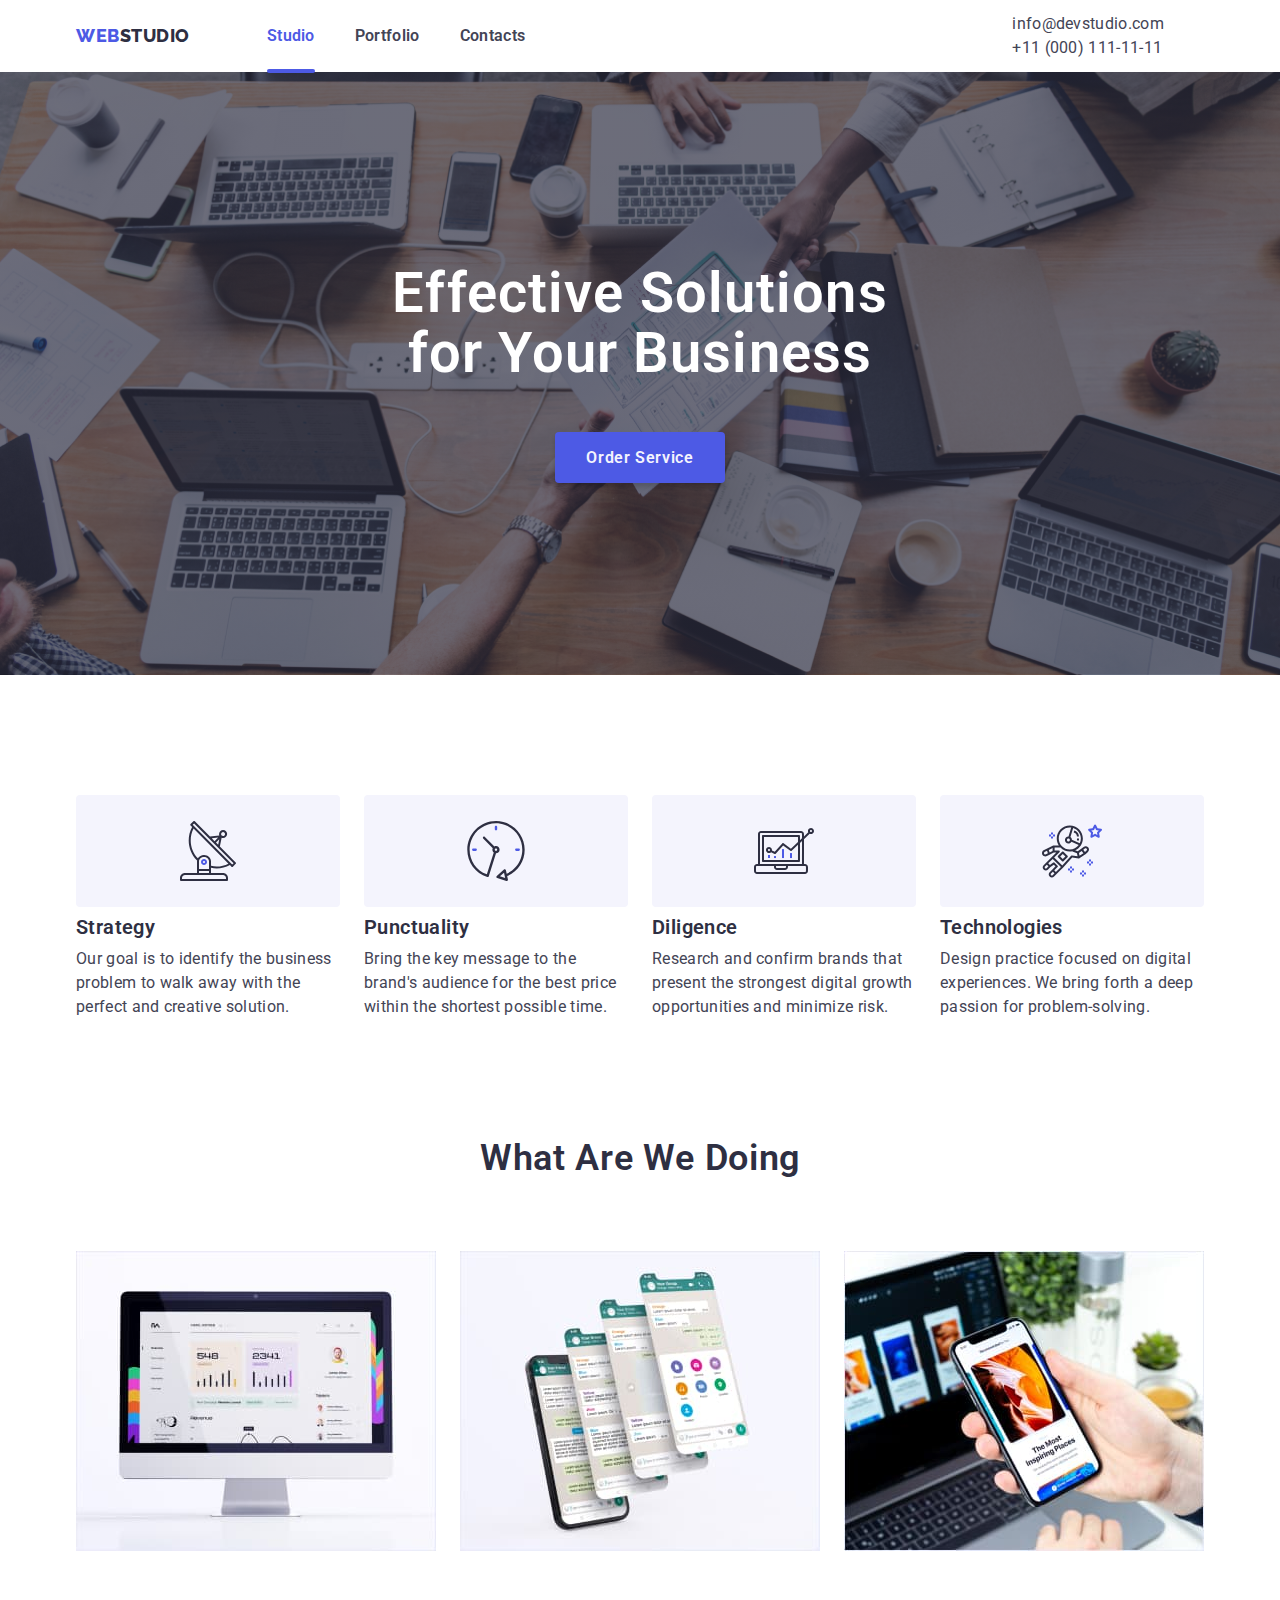
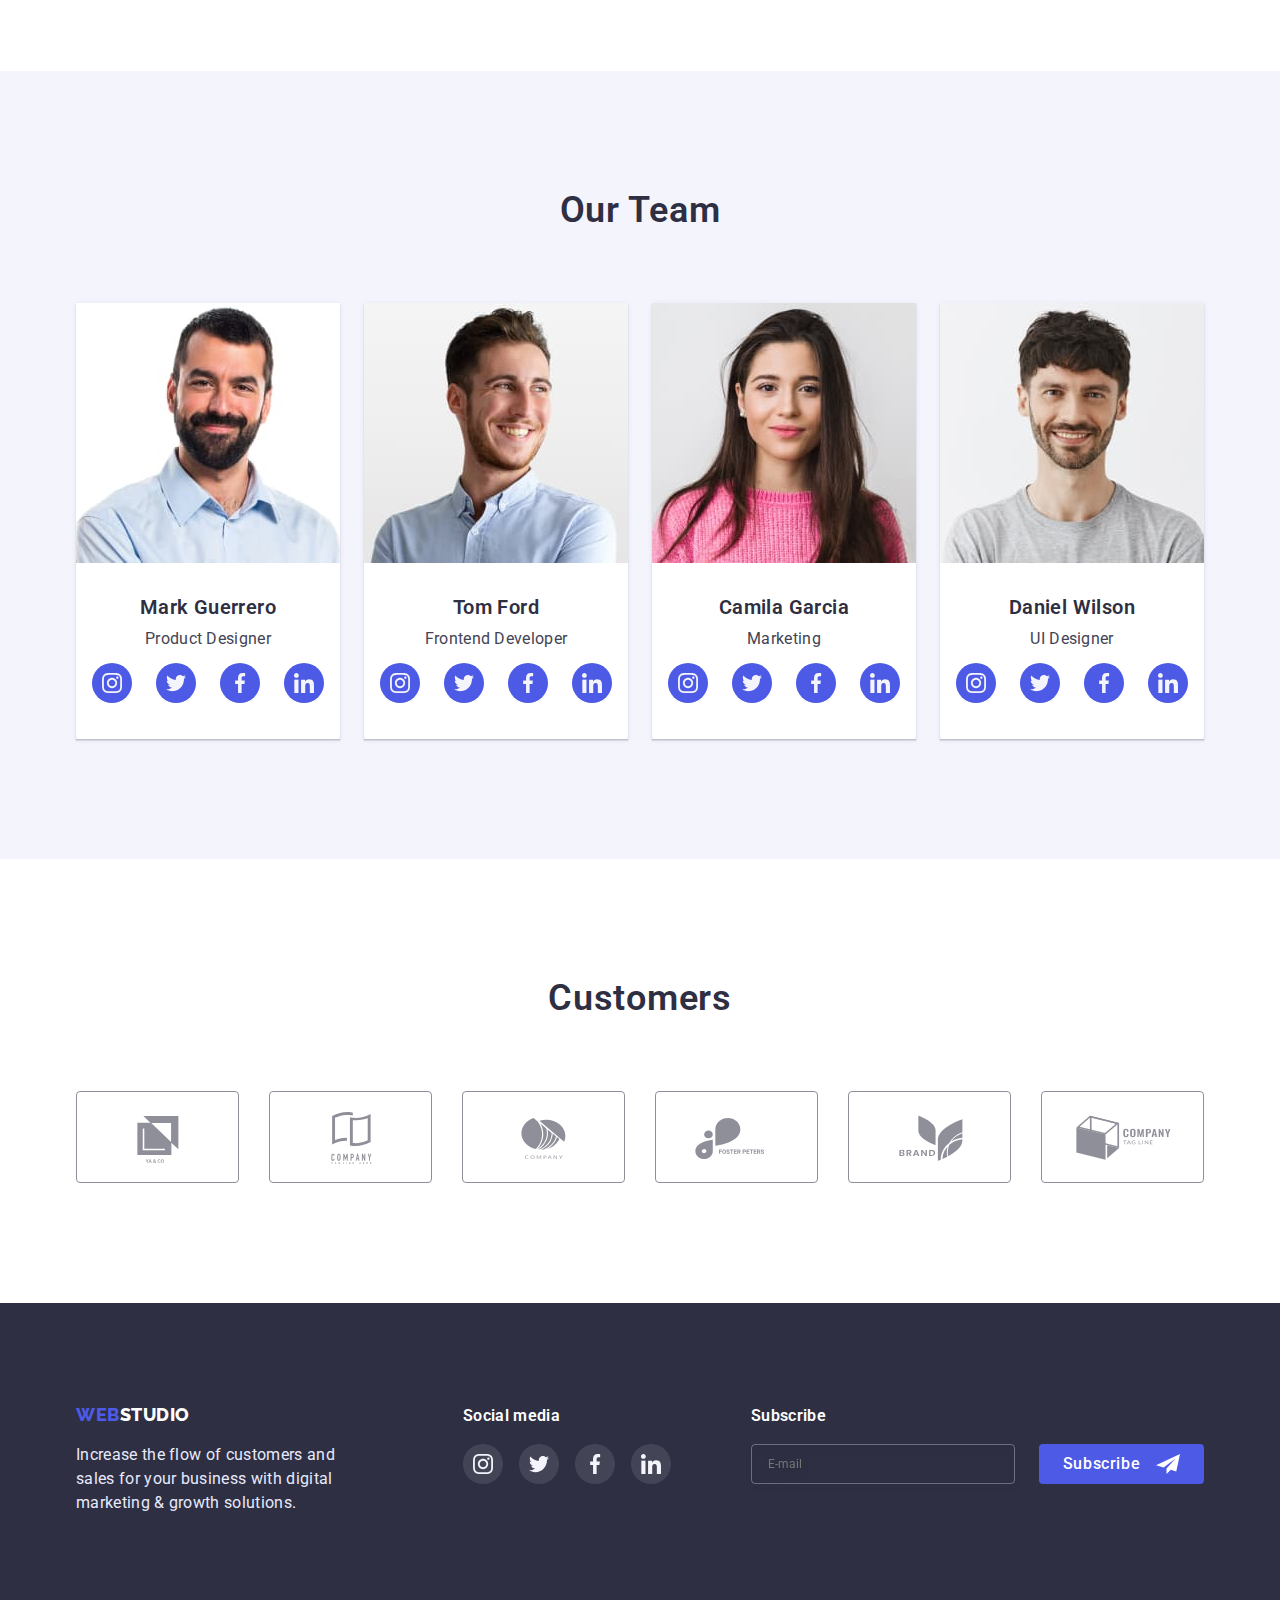
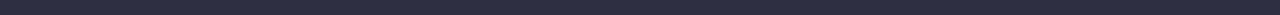
<file: index.html>
<!DOCTYPE html>
<html lang="en">

<head>
    <meta charset="UTF-8">
    <meta http-equiv="X-UA-Compatible" content="IE=edge">
    <meta name="viewport" content="width=device-width, initial-scale=1.0">
    <title>WEBSTUDIO</title>
    <link rel="preconnect" href="https://fonts.googleapis.com" >
    <link rel="preconnect" href="https://fonts.gstatic.com" crossorigin >
    <link
        href="https://fonts.googleapis.com/css2?family=Raleway:wght@700&family=Roboto:wght@400;500;700;900&display=swap"
        rel="stylesheet" >
    <link rel="stylesheet" href="./css/style.css" >
    <link rel="stylesheet" href="./css/normalize.css" >
</head>

<body>
    <header class="header">
        <div class="container header-container">
            <nav class="header-navigation">
                <a class="logo" href="./index.html"><span class="logo-part">Web</span>Studio</a>
                <div class="header-menu-container js-menu-container">
                  <button class="close-menu js-close-menu" type="button">
                    <svg width="8" height="8">
                      <use href="./images/icons.svg#icon-close"></use>
                    </svg>
                  </button>
                  <ul class="list header-menu">
                    <li class="header-menu-item"><a class="nav-link active" href="./index.html">Studio</a></li>
                    <li class="header-menu-item"><a class="nav-link" href="./portfolio.html">Portfolio</a></li>
                    <li class="header-menu-item"><a class="nav-link" href="#">Contacts</a></li>
                  </ul>
                  <div class="header-menu-container--bottom">
                    <a class="header-mobile-tel" href="tel:+11(000)111-11-11">
                      +11 (000) 111-11-11
                    </a>
                    <a href="mailto:info@devstudio.com" class="header-mobile-mail">
                      info@devstudio.com
                    </a>
                    <ul class="socials">
                      <li class="socials-item">
                        <a href="#" class="socials-link">
                          <svg width="20" height="20" class="socials-icon">
                            <use href="./images/icons.svg#icon-instagram"></use>
                          </svg>
                        </a>
                      </li>
                      <li class="socials-item">
                        <a href="#" class="socials-link">
                          <svg width="20" height="20" class="socials-icon">
                            <use href="./images/icons.svg#icon-twitter"></use>
                          </svg>
                        </a>
                      </li>
                      <li class="socials-item">
                        <a href="#" class="socials-link">
                          <svg width="20" height="20" class="socials-icon">
                            <use href="./images/icons.svg#icon-facebook"></use>
                          </svg>
                        </a>
                      </li>
                      <li class="socials-item">
                        <a href="#" class="socials-link">
                          <svg width="20" height="20" class="socials-icon">
                            <use href="./images/icons.svg#icon-linkedin"></use>
                          </svg>
                        </a>
                      </li>
                    </ul>
                  </div>
                </div>
            </nav>
            <ul class="list header-contact">
                <li class="header-contact-item"><a class="contact-link" href="mailo:info@devstudio.com">info@devstudio.com</a></li>
                <li class="header-contact-item"><a class="contact-link" href="tel:+11(000)1111111">+11 (000) 111-11-11</a></li>
            </ul>
            <button class="burger js-open-menu" type="button">
              <svg width="32" height="22">
                <use class="" href="./images/icons.svg#icon-burger"></use>
              </svg>
            </button>
        </div>
    </header>
    <main>
        <section class="hero">
            <div class="container">
                <h1 class="hero-title">Effective Solutions for Your Business</h1>
                <button class="hero-button" type="button" data-modal-open>Order Service</button>
            </div>
        </section>
        <section class="section about">
            <div class="container">
                <h2 class="about-title hidden">Information about our company</h2>
                <ul class="about-list list">
                    <li class="about-item">
                        <div class="about-icon-wrapper">
                            <svg width="60" height="60">
                                <use href="./images/icons.svg#icon-advantage1"></use>
                            </svg>
                        </div>
                        <h3 class="about-item-title">Strategy</h3>
                        <p class="about-item-text">Our goal is to identify the business problem to walk away with the perfect and creative solution.
                        </p>
                    </li>
                    <li class="about-item">
                        <div class="about-icon-wrapper">
                            <svg width="60" height="60">
                                <use href="./images/icons.svg#icon-advantage2"></use>
                            </svg>
                        </div>
                        <h3 class="about-item-title">Punctuality</h3>
                        <p class="about-item-text">Bring the key message to the brand's audience for the best price within the shortest possible
                            time.</p>
                    </li>
                    <li class="about-item">
                        <div class="about-icon-wrapper">
                            <svg width="60" height="60">
                                <use href="./images/icons.svg#icon-advantage3"></use>
                            </svg>
                        </div>
                        <h3 class="about-item-title">Diligence</h3>
                        <p class="about-item-text">Research and confirm brands that present the strongest digital growth opportunities and minimize
                            risk.</p>
                    </li>
                    <li class="about-item">
                        <div class="about-icon-wrapper">
                            <svg width="60" height="60">
                                <use href="./images/icons.svg#icon-advantage4"></use>
                            </svg>
                        </div>
                        <h3 class="about-item-title">Technologies</h3>
                        <p class="about-item-text">Design practice focused on digital experiences. We bring forth a deep passion for
                            problem-solving.</p>
                    </li>
                </ul>
            </div>
        </section>
        <section class="section doing">
            <div class="container">
                <h2 class="section-title">What are we doing</h2>
                <ul class="doing-list list">
                    <li class="doing-list-item"><img class="doing-image" width="360" src="./images/doing1.jpg" alt="computer"></li>
                    <li class="doing-list-item"><img class="doing-image" width="360" src="./images/doing2.jpg" alt="smartphone"></li>
                    <li class="doing-list-item"><img class="doing-image" width="360" src="./images/doing3.jpg" alt="smartphone in hand"></li>
                </ul>
            </div>
        </section>
        <section class="section team">
            <div class="container">
                <h2 class="section-title">Our Team</h2>
                <ul class="list team-list">
                    <li class="team-item">
                        <img class="team-item-image" width="264" src="./images/team1.jpg" alt="Mark Guerrero">
                        <div class="team-item-info">
                            <h3 class="team-item-title">Mark Guerrero</h3>
                            <p class="team-item-text">Product Designer</p>
                            <ul class="socials">
                                <li class="socials-item">
                                  <a href="#" class="socials-link">
                                    <svg width="20" height="20" class="socials-icon">
                                      <use href="./images/icons.svg#icon-instagram"></use>
                                    </svg>
                                  </a>
                                </li>
                                <li class="socials-item">
                                  <a href="#" class="socials-link">
                                    <svg width="20" height="20" class="socials-icon">
                                      <use href="./images/icons.svg#icon-twitter"></use>
                                    </svg>
                                  </a>
                                </li>
                                <li class="socials-item">
                                  <a href="#" class="socials-link">
                                    <svg width="20" height="20" class="socials-icon">
                                      <use href="./images/icons.svg#icon-facebook"></use>
                                    </svg>
                                  </a>
                                </li>
                                <li class="socials-item">
                                  <a href="#" class="socials-link">
                                    <svg width="20" height="20" class="socials-icon">
                                      <use href="./images/icons.svg#icon-linkedin"></use>
                                    </svg>
                                  </a>
                                </li>
                              </ul>
                        </div>
                    </li>
                    <li class="team-item">
                        <img class="team-item-image" width="264" src="./images/team2.jpg" alt="Tom Ford">
                        <div class="team-item-info">
                            <h3 class="team-item-title">Tom Ford</h3>
                            <p class="team-item-text">Frontend Developer</p>
                            <ul class="socials">
                                <li class="socials-item">
                                  <a href="#" class="socials-link">
                                    <svg width="20" height="20" class="socials-icon">
                                      <use href="./images/icons.svg#icon-instagram"></use>
                                    </svg>
                                  </a>
                                </li>
                                <li class="socials-item">
                                  <a href="#" class="socials-link">
                                    <svg width="20" height="20" class="socials-icon">
                                      <use href="./images/icons.svg#icon-twitter"></use>
                                    </svg>
                                  </a>
                                </li>
                                <li class="socials-item">
                                  <a href="#" class="socials-link">
                                    <svg width="20" height="20" class="socials-icon">
                                      <use href="./images/icons.svg#icon-facebook"></use>
                                    </svg>
                                  </a>
                                </li>
                                <li class="socials-item">
                                  <a href="#" class="socials-link">
                                    <svg width="20" height="20" class="socials-icon">
                                      <use href="./images/icons.svg#icon-linkedin"></use>
                                    </svg>
                                  </a>
                                </li>
                              </ul>
                        </div>
                    </li>
                    <li class="team-item">
                        <img class="team-item-image" width="264" src="./images/team3.jpg" alt="Camila Garcia">
                        <div class="team-item-info">
                            <h3 class="team-item-title">Camila Garcia</h3>
                            <p class="team-item-text">Marketing</p>
                            <ul class="socials">
                                <li class="socials-item">
                                  <a href="#" class="socials-link">
                                    <svg width="20" height="20" class="socials-icon">
                                      <use href="./images/icons.svg#icon-instagram"></use>
                                    </svg>
                                  </a>
                                </li>
                                <li class="socials-item">
                                  <a href="#" class="socials-link">
                                    <svg width="20" height="20" class="socials-icon">
                                      <use href="./images/icons.svg#icon-twitter"></use>
                                    </svg>
                                  </a>
                                </li>
                                <li class="socials-item">
                                  <a href="#" class="socials-link">
                                    <svg width="20" height="20" class="socials-icon">
                                      <use href="./images/icons.svg#icon-facebook"></use>
                                    </svg>
                                  </a>
                                </li>
                                <li class="socials-item">
                                  <a href="#" class="socials-link">
                                    <svg width="20" height="20" class="socials-icon">
                                      <use href="./images/icons.svg#icon-linkedin"></use>
                                    </svg>
                                  </a>
                                </li>
                              </ul>
                        </div>
                    </li>
                    <li class="team-item">
                        <img class="team-item-image" width="264" src="./images/team4.jpg" alt="Daniel Wilson">
                        <div class="team-item-info">
                            <h3 class="team-item-title">Daniel Wilson</h3>
                            <p class="team-item-text">UI Designer</p>
                            <ul class="socials">
                                <li class="socials-item">
                                  <a href="#" class="socials-link">
                                    <svg width="20" height="20" class="socials-icon">
                                      <use href="./images/icons.svg#icon-instagram"></use>
                                    </svg>
                                  </a>
                                </li>
                                <li class="socials-item">
                                  <a href="#" class="socials-link">
                                    <svg width="20" height="20" class="socials-icon">
                                      <use href="./images/icons.svg#icon-twitter"></use>
                                    </svg>
                                  </a>
                                </li>
                                <li class="socials-item">
                                  <a href="#" class="socials-link">
                                    <svg width="20" height="20" class="socials-icon">
                                      <use href="./images/icons.svg#icon-facebook"></use>
                                    </svg>
                                  </a>
                                </li>
                                <li class="socials-item">
                                  <a href="#" class="socials-link">
                                    <svg width="20" height="20" class="socials-icon">
                                      <use href="./images/icons.svg#icon-linkedin"></use>
                                    </svg>
                                  </a>
                                </li>
                            </ul>
                        </div>
                    </li>
                </ul>
            </div>
        </section>
        <section class="section clients">
            <div class="container">
              <h2 class="section-title">Customers</h2>
              <ul class="clients-list">
                <li class="client">
                  <a href="#" class="client-link">
                    <svg width="104" height="56" class="socials-icon">
                      <use href="./images/icons.svg#icon-customers1"></use>
                    </svg>
                  </a>
                </li>
                <li class="client">
                  <a href="#" class="client-link">
                    <svg width="104" height="56" class="socials-icon">
                      <use href="./images/icons.svg#icon-customers2"></use>
                    </svg>
                  </a>
                </li>
                <li class="client">
                  <a href="#" class="client-link">
                    <svg width="104" height="56" class="socials-icon">
                      <use href="./images/icons.svg#icon-customers3"></use>
                    </svg>
                  </a>
                </li>
                <li class="client">
                  <a href="#" class="client-link">
                    <svg width="104" height="56" class="socials-icon">
                      <use href="./images/icons.svg#icon-customers4"></use>
                    </svg>
                  </a>
                </li>
                <li class="client">
                  <a href="#" class="client-link">
                    <svg width="104" height="56" class="socials-icon">
                      <use href="./images/icons.svg#icon-customers5"></use>
                    </svg>
                  </a>
                </li>
                <li class="client">
                  <a href="#" class="client-link">
                    <svg width="104" height="56" class="socials-icon">
                      <use href="./images/icons.svg#icon-customers6"></use>
                    </svg>
                  </a>
                </li>
              </ul>
            </div>
          </section>
    </main>
    <footer class="footer">
        <div class="container">
            <div class="footer-left">
                <a class="logo" href="./index.html"><span class="logo-part">Web</span>Studio</a>
                <p class="footer-text">Increase the flow of customers and sales for your business with digital marketing &
                growth solutions.</p>
            </div>
            <div class="footer-right">
                <p class="footer-right-text">Social media</p>
                <ul class="socials">
                    <li class="socials-item">
                    <a href="#" class="socials-link">
                        <svg width="20" height="20" class="socials-icon">
                            <use href="./images/icons.svg#icon-instagram"></use>
                        </svg>
                    </a>
                    </li>
                    <li class="socials-item">
                    <a href="#" class="socials-link">
                        <svg width="20" height="20" class="socials-icon">
                            <use href="./images/icons.svg#icon-twitter"></use>
                        </svg>
                    </a>
                    </li>
                    <li class="socials-item">
                    <a href="#" class="socials-link">
                        <svg width="20" height="20" class="socials-icon">
                            <use href="./images/icons.svg#icon-facebook"></use>
                        </svg>
                    </a>
                    </li>
                    <li class="socials-item">
                    <a href="#" class="socials-link">
                        <svg width="20" height="20" class="socials-icon">
                            <use href="./images/icons.svg#icon-linkedin"></use>
                        </svg>
                    </a>
                    </li>
                </ul>
            </div>
            <div class="subscribe">
              <p class="footer-title">Subscribe</p>
              <form class="footer-form" action="">
                <input class="footer-form__input" type="email" name="email" aria-label="email" placeholder="E-mail" required>
                <button class="footer-form__btn" type="submit">
                  Subscribe
                  <svg width="24" height="24" class="btn-icon">
                    <use href="./images/icons.svg#icon-button-icon"></use>
                  </svg>
                </button>
              </form>
            </div>
        </div>
    </footer>
    <div class="backdrop is-hidden" data-modal>
      <div class="modal">
        <button class="modal-close-btn" type="button" data-modal-close>
          <svg class="modal-close-icon" width="8" height="8">
            <use href="./images/icons.svg#icon-close"></use>
          </svg>
        </button>
        <p class="modal-title">Leave your contacts and we will call you back</p>
        <form action="" class="modal-form">
          <label for="user-name" class="modal-label">
            Name
            <span class="modal-input-wrapper">
              <input class="modal-input" type="text" name="user-name" id="user-name" required>
              <svg width="18" height="18" class="modal-icon">
                <use href="./images/icons.svg#icon-person"></use>
              </svg>
            </span>
          </label>
          <label for="user-phone" class="modal-label">
            Phone
            <span class="modal-input-wrapper">
              <input class="modal-input" type="text" name="user-phone" id="user-phone" required>
              <svg width="18" height="18" class="modal-icon">
                <use href="./images/icons.svg#icon-phone"></use>
              </svg>
            </span>
          </label>
          <label for="user-mail" class="modal-label">
            Email
            <span class="modal-input-wrapper">
              <input class="modal-input" type="text" name="user-mail" id="user-mail" required>
              <svg width="18" height="18" class="modal-icon">
                <use href="./images/icons.svg#icon-email"></use>
              </svg>
            </span>
          </label>
          <label for="user-message" class="modal-label">
            Comment
            <span class="modal-input-wrapper">
              <textarea class="modal-input modal-textarea" name="user-message" id="user-message"
                placeholder="Text input" required></textarea>
            </span>
          </label>
          <label for="checkbox" class="checkbox-label">
            <input class="checkbox-input" type="checkbox" id="checkbox" name="checkbox" required>
            <div class="checkbox-custom-box">
              <svg width="11" height="8">
                <use href="./images/icons.svg#icon-tick"></use>
              </svg>
            </div>
            <span class="checkbox-text">
              I accept the terms and conditions of the <a href="#">Privacy Policy</a>
            </span>
          </label>
          <button type="submit" class="button modal-btn">Send</button>
        </form>
      </div>
    </div>

    <script src="./modal.js"></script>
    <script src="./mobile-menu.js"></script>
</body>

</html>
</file>
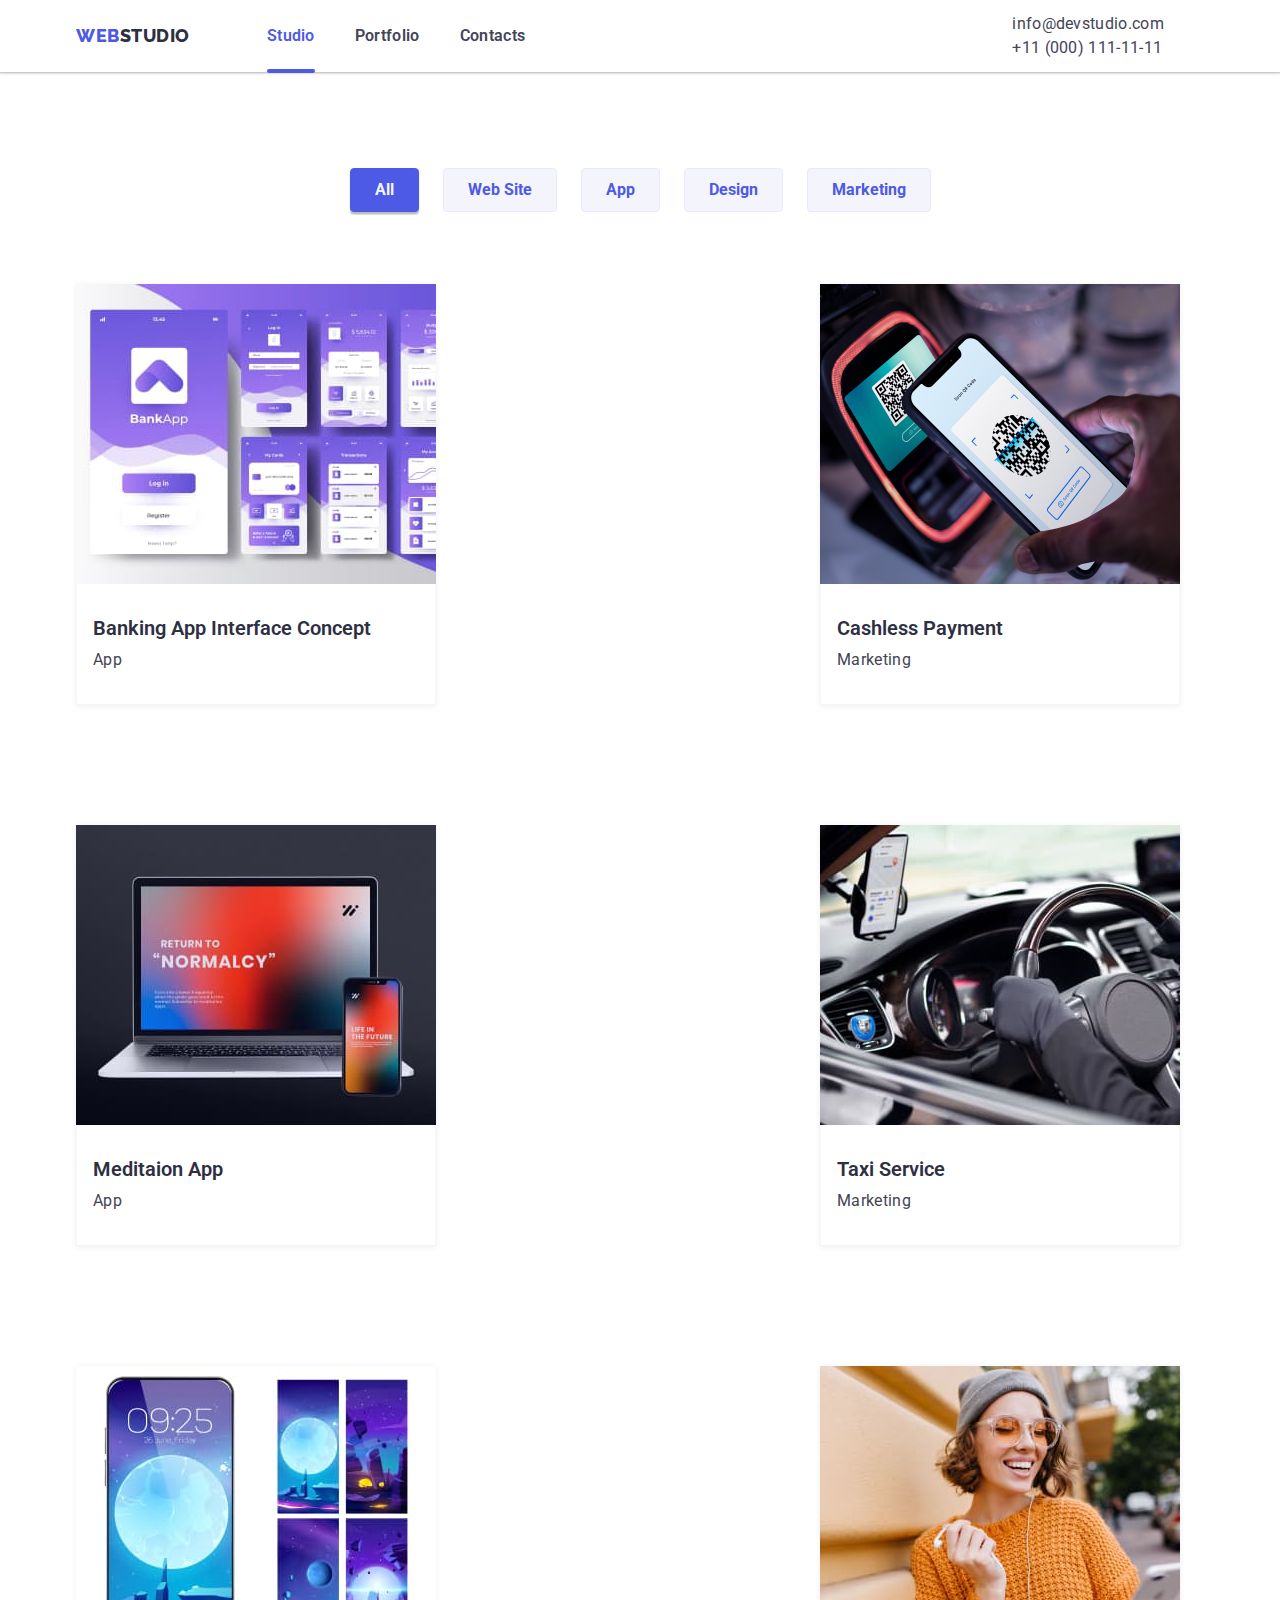
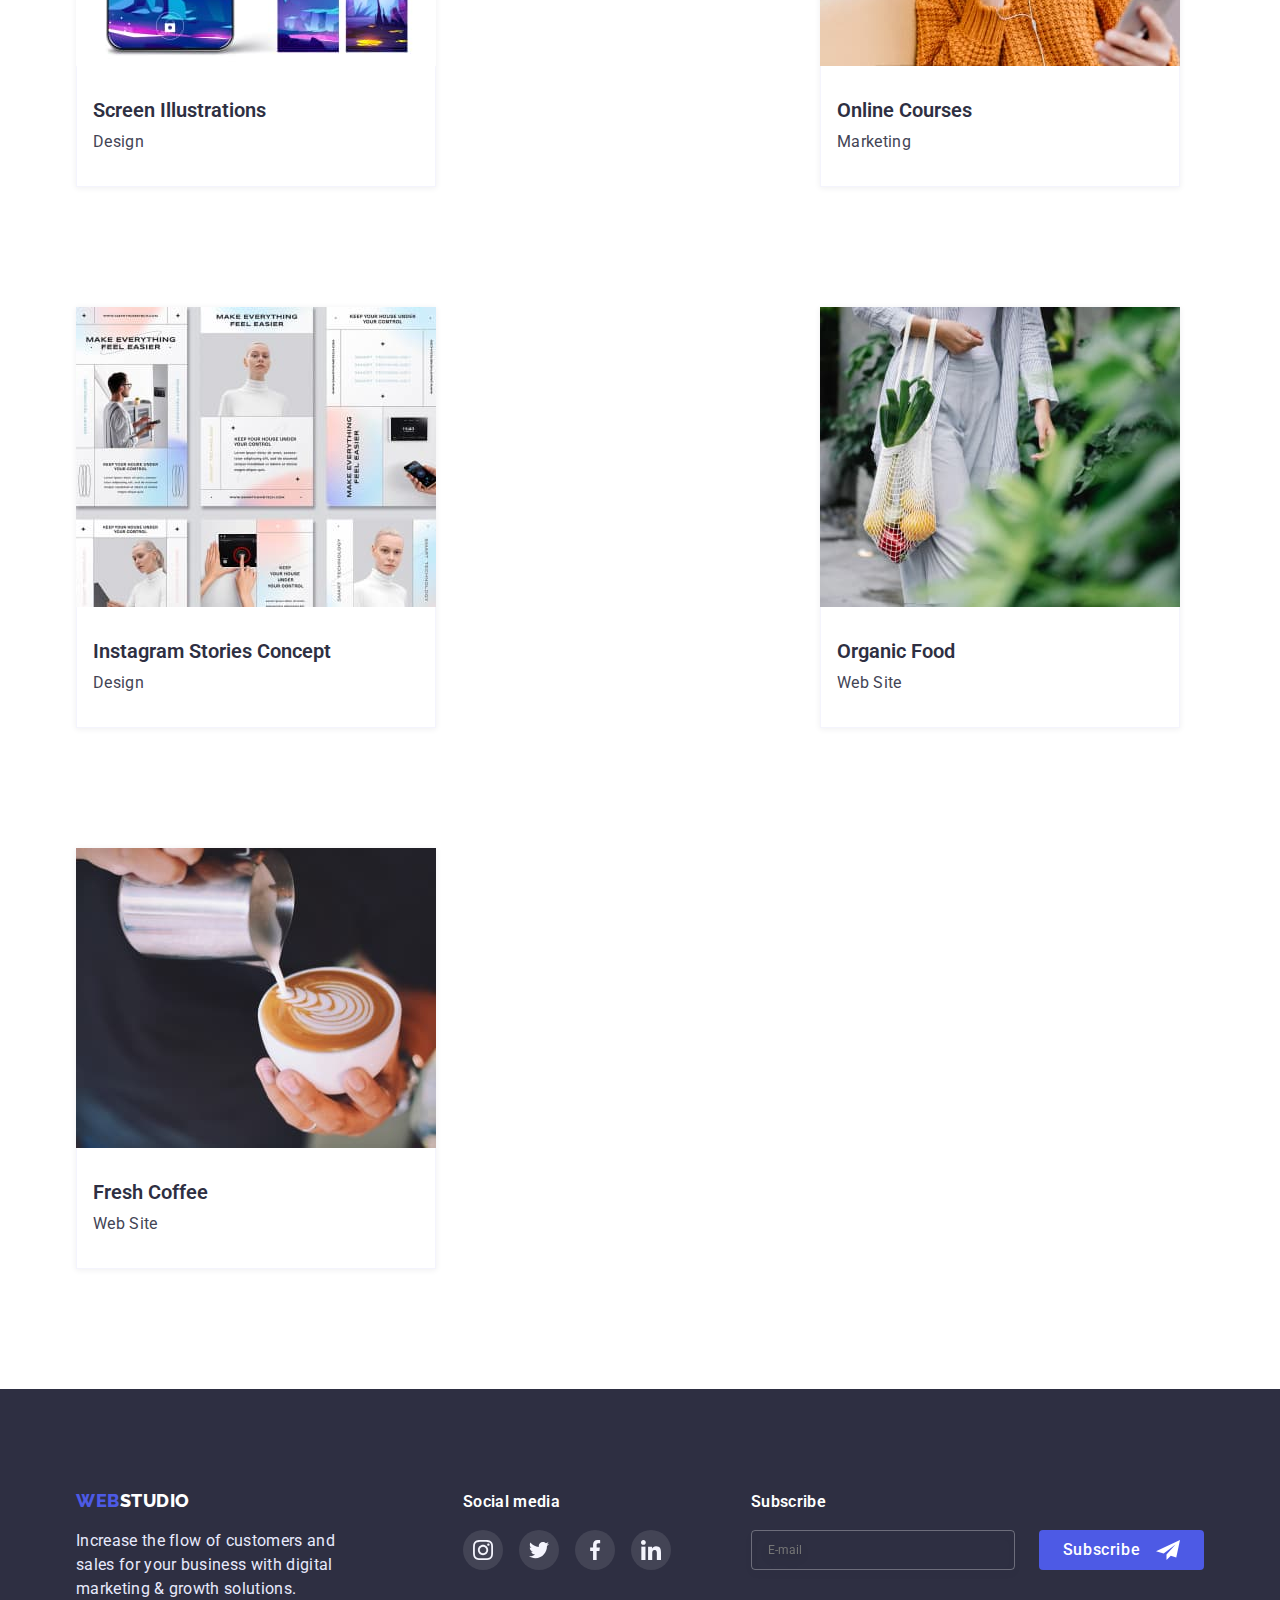
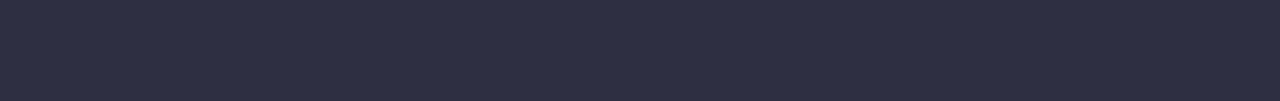
<file: portfolio.html>
<!DOCTYPE html>
<html lang="en">

<head>
  <meta charset="UTF-8">
  <meta http-equiv="X-UA-Compatible" content="IE=edge">
  <meta name="viewport" content="width=device-width, initial-scale=1.0">
  <title>Portfolio</title>
  <link rel="stylesheet" href="./css/style.css" >
  <link rel="preconnect" href="https://fonts.googleapis.com" >
  <link rel="preconnect" href="https://fonts.gstatic.com" crossorigin >
  <link href="https://fonts.googleapis.com/css2?family=Raleway:wght@700&family=Roboto:wght@400;500;700;900&display=swap"
    rel="stylesheet" >
  <link rel="stylesheet" href="./css/style.css" >
  <link rel="stylesheet" href="./css/normalize.css" >
</head>

<body>
  <header class="header">
    <div class="container header-container">
        <nav class="header-navigation">
            <a class="logo" href="./index.html"><span class="logo-part">Web</span>Studio</a>
            <div class="header-menu-container js-menu-container">
              <button class="close-menu js-close-menu" type="button">
                <svg width="8" height="8">
                  <use href="./images/icons.svg#icon-close"></use>
                </svg>
              </button>
              <ul class="list header-menu">
                <li class="header-menu-item"><a class="nav-link active" href="./index.html">Studio</a></li>
                <li class="header-menu-item"><a class="nav-link" href="./portfolio.html">Portfolio</a></li>
                <li class="header-menu-item"><a class="nav-link" href="#">Contacts</a></li>
              </ul>
              <div class="header-menu-container--bottom">
                <a class="header-mobile-tel" href="tel:+11(000)111-11-11">
                  +11 (000) 111-11-11
                </a>
                <a href="mailto:info@devstudio.com" class="header-mobile-mail">
                  info@devstudio.com
                </a>
                <ul class="socials">
                  <li class="socials-item">
                    <a href="#" class="socials-link">
                      <svg width="20" height="20" class="socials-icon">
                        <use href="./images/icons.svg#icon-instagram"></use>
                      </svg>
                    </a>
                  </li>
                  <li class="socials-item">
                    <a href="#" class="socials-link">
                      <svg width="20" height="20" class="socials-icon">
                        <use href="./images/icons.svg#icon-twitter"></use>
                      </svg>
                    </a>
                  </li>
                  <li class="socials-item">
                    <a href="#" class="socials-link">
                      <svg width="20" height="20" class="socials-icon">
                        <use href="./images/icons.svg#icon-facebook"></use>
                      </svg>
                    </a>
                  </li>
                  <li class="socials-item">
                    <a href="#" class="socials-link">
                      <svg width="20" height="20" class="socials-icon">
                        <use href="./images/icons.svg#icon-linkedin"></use>
                      </svg>
                    </a>
                  </li>
                </ul>
              </div>
            </div>
        </nav>
        <ul class="list header-contact">
            <li class="header-contact-item"><a class="contact-link" href="mailo:info@devstudio.com">info@devstudio.com</a></li>
            <li class="header-contact-item"><a class="contact-link" href="tel:+11(000)1111111">+11 (000) 111-11-11</a></li>
        </ul>
        <button class="burger js-open-menu" type="button">
          <svg width="32" height="22">
            <use class="" href="./images/icons.svg#icon-burger"></use>
          </svg>
        </button>
    </div>
  </header>
  <main>
    <section class="products section">
      <div class="container">
        <h1 class="products-title hidden">Product cards</h1>
        <ul class="filter list">
          <li class="filter-item"><button class="filter-button active-button" type="button">All</button></li>
          <li class="filter-item"><button class="filter-button" type="button">Web Site</button></li>
          <li class="filter-item"><button class="filter-button" type="button">App</button></li>
          <li class="filter-item"><button class="filter-button" type="button">Design</button></li>
          <li class="filter-item"><button class="filter-button" type="button">Marketing</button></li>
        </ul>

        <ul class="products-list list">
          <li class="product-card">
            <a href="#" class="product-card-link">
              <div class="product-image-wrapper">
                <img src="./images/product1.jpg" alt="bankapp" width="360" >
                <div class="product-about">
                  <p>
                    14 Stylish and User-Friendly App Design Concepts · Task Manager App · Calorie Tracker App · Exotic Fruit Ecommerce App · Cloud Storage App
                  </p>
                </div>
              </div>
              <div class="product-info">
                <h2 class="product-title">Banking App Interface Concept</h2>
                <p class="product-description">App</p>
              </div>
            </a>
          </li>
          <li class="product-card">
            <a href="#" class="product-card-link">
              <div class="product-image-wrapper">
                <img src="./images/product2.jpg" alt="cash" width="360" >
                <div class="product-about">
                  <p>
                    14 Stylish and User-Friendly App Design Concepts · Task Manager App · Calorie Tracker App · Exotic Fruit Ecommerce App · Cloud Storage App
                  </p>
                </div>
              </div>
              <div class="product-info">
                <h2 class="product-title">Cashless Payment</h2>
                <p class="product-description">Marketing</p>
              </div>
            </a>
          </li>
          <li class="product-card">
            <a href="#" class="product-card-link">
              <div class="product-image-wrapper">
                <img src="./images/product3.jpg" alt="Meditaion" width="360" >
                <div class="product-about">
                  <p>
                    14 Stylish and User-Friendly App Design Concepts · Task Manager App · Calorie Tracker App · Exotic Fruit Ecommerce App · Cloud Storage App
                  </p>
                </div>
              </div>
              <div class="product-info">
                <h2 class="product-title">Meditaion App</h2>
                <p class="product-description">App</p>
              </div>
            </a>
          </li>
          <li class="product-card">
            <a href="#" class="product-card-link">
              <div class="product-image-wrapper">
                <img src="./images/product4.jpg" alt="Taxi" width="360" >
                <div class="product-about">
                  <p>
                    14 Stylish and User-Friendly App Design Concepts · Task Manager App · Calorie Tracker App · Exotic Fruit Ecommerce App · Cloud Storage App
                  </p>
                </div>
              </div>
              <div class="product-info">
                <h2 class="product-title">Taxi Service</h2>
                <p class="product-description">Marketing</p>
              </div>
            </a>
          </li>
          <li class="product-card">
            <a href="#" class="product-card-link">
              <div class="product-image-wrapper">
                <img src="./images/product5.jpg" alt="Screen" width="360" >
                <div class="product-about">
                  <p>
                    14 Stylish and User-Friendly App Design Concepts · Task Manager App · Calorie Tracker App · Exotic Fruit Ecommerce App · Cloud Storage App
                  </p>
                </div>
              </div>
              <div class="product-info">
                <h2 class="product-title">Screen Illustrations</h2>
                <p class="product-description">Design</p>
              </div>
            </a>
          </li>
          <li class="product-card">
            <a href="#" class="product-card-link">
              <div class="product-image-wrapper">
                <img src="./images/product6.jpg" alt="Courses" width="360" >
                <div class="product-about">
                  <p>
                    14 Stylish and User-Friendly App Design Concepts · Task Manager App · Calorie Tracker App · Exotic Fruit Ecommerce App · Cloud Storage App
                  </p>
                </div>
              </div>
              <div class="product-info">
                <h2 class="product-title">Online Courses</h2>
                <p class="product-description">Marketing</p>
              </div>
            </a>
          </li>
          <li class="product-card">
            <a href="#" class="product-card-link">
              <div class="product-image-wrapper">
                <img src="./images/product7.jpg" alt="Instagram Stories" width="360" >
                  <div class="product-about">
                    <p>
                      14 Stylish and User-Friendly App Design Concepts · Task Manager App · Calorie Tracker App · Exotic Fruit Ecommerce App · Cloud Storage App
                    </p>
                  </div>
                </div>
                <div class="product-info">
                  <h2 class=" product-title">Instagram Stories Concept</h2>
                  <p class="product-description">Design</p>
                </div>
            </a>
          </li>
          <li class="product-card">
            <a href="#" class="product-card-link">
              <div class="product-image-wrapper">
                <img src="./images/product8.jpg" alt="Organic food" width="360" >
                <div class="product-about">
                  <p>
                    14 Stylish and User-Friendly App Design Concepts · Task Manager App · Calorie Tracker App · Exotic Fruit Ecommerce App · Cloud Storage App
                  </p>
                </div>
              </div>
              <div class="product-info">
                <h2 class="product-title">Organic Food</h2>
                <p class="product-description">Web Site</p>
              </div>
            </a>
          </li>
          <li class="product-card">
            <a href="#" class="product-card-link">
              <div class="product-image-wrapper">
                <img src="./images/product9.jpg" alt="Fresh Coffee" width="360" >
                <div class="product-about">
                  <p>
                    14 Stylish and User-Friendly App Design Concepts · Task Manager App · Calorie Tracker App · Exotic Fruit Ecommerce App · Cloud Storage App
                  </p>
                </div>
              </div>
              <div class="product-info">
                <h2 class="product-title">Fresh Coffee</h2>
                <p class="product-description">Web Site</p>
              </div>
            </a>
          </li>
        </ul>
      </div>
    </section>
  </main>
  <footer class="footer">
    <div class="container">
        <div class="footer-left">
            <a class="logo" href="./index.html"><span class="logo-part">Web</span>Studio</a>
            <p class="footer-text">Increase the flow of customers and sales for your business with digital marketing &
            growth solutions.</p>
        </div>
        <div class="footer-right">
            <p class="footer-right-text">Social media</p>
            <ul class="socials">
                <li class="socials-item">
                <a href="#" class="socials-link">
                    <svg width="20" height="20" class="socials-icon">
                        <use href="./images/icons.svg#icon-instagram"></use>
                    </svg>
                </a>
                </li>
                <li class="socials-item">
                <a href="#" class="socials-link">
                    <svg width="20" height="20" class="socials-icon">
                        <use href="./images/icons.svg#icon-twitter"></use>
                    </svg>
                </a>
                </li>
                <li class="socials-item">
                <a href="#" class="socials-link">
                    <svg width="20" height="20" class="socials-icon">
                        <use href="./images/icons.svg#icon-facebook"></use>
                    </svg>
                </a>
                </li>
                <li class="socials-item">
                <a href="#" class="socials-link">
                    <svg width="20" height="20" class="socials-icon">
                        <use href="./images/icons.svg#icon-linkedin"></use>
                    </svg>
                </a>
                </li>
            </ul>
        </div>
        <div class="subscribe">
          <p class="footer-title">Subscribe</p>
          <form class="footer-form" action="">
            <input class="footer-form__input" type="email" name="email" aria-label="email" placeholder="E-mail" required>
            <button class="footer-form__btn" type="submit">
              Subscribe
              <svg width="24" height="24" class="btn-icon">
                <use href="./images/icons.svg#icon-button-icon"></use>
              </svg>
            </button>
          </form>
        </div>
    </div>
</footer>

  <script src="./mobile-menu.js"></script>
</body>

</html>
</file>
<file: css/style.css>
:root{
  --primary-text-color: #2E2F42;
  --secondary-text-color: #434455;
  --main-light-color: #FFFFFF;
  --secondary-light-color: #E7E9FC;
  --tertiary-light-color: #F4F4FD;
  --main-button-color: #4D5AE5;
  --active-button-color: #404BBF;
  --social-focus-color: #31D0AA;
}

* {
  margin: 0;
  padding: 0;
  box-sizing: border-box;
}

body {
  color: var(--primary-text-color);
  background-color: var(--main-light-color);
  font-family: 'Roboto', sans-serif;
  font-size: 16px;
}

body.no-scroll {
  overflow: hidden;
}

img {
  display: block;
  max-width: 100%;
}

.container {
  max-width: 1158px;
  padding: 0 15px;
  margin: 0 auto;
}

.section {
  padding: 96px 0;
}

@media screen and (min-width: 1200px) {
  .section {
    padding: 120px 0;
  }
}

.header {
  background: var(--main-light-color);
  padding: 24px 0;
  box-shadow: 0px 2px 1px rgba(46, 47, 66, 0.08), 0px 1px 1px rgba(46, 47, 66, 0.16), 0px 1px 6px rgba(46, 47, 66, 0.08);
}

@media screen and (min-width: 768px) {
  .header {
    padding: 0;
  }
}

.header-container {
  display: flex;
  align-items: center;
  justify-content: space-between;
}

.header-navigation, .header-menu {
  display: flex;
  align-items: center;
}

.header-contact {
  display: none;
}

@media screen and (min-width: 768px) {
  .header .header-contact {
    display: block;
  }
}

@media screen and (min-width: 1200px) {
  .header-contact {
    display: flex;
    align-items: center;
  }
}

@media screen and (min-width: 768px) {
  .header-menu-item:not(:last-of-type) {
    margin-right: 40px;
  }
}

.header-contact-item:not(:last-of-type) {
  margin-right: 40px;
}

.header .logo {
  margin-right: 77px;
}

.header .burger {
  background: none;
  border: 0;
  transition: fill 0.3s;
}
@media screen and (min-width: 768px) {
  .header .burger,
  .header .close-menu {
    display: none;
  }
}
@media screen and (min-width: 768px) {
  .header .header-menu-container--bottom {
    display: none;
  }
}
.header .header-menu-container .header-mobile-tel {
  display: block;
  font-weight: 600;
  font-size: 36px;
  line-height: 1.33;
  color: #4D5AE5;
  margin-bottom: 40px;
  text-decoration: none;
}

.header .header-menu-container .header-mobile-mail {
  display: block;
  font-weight: 500;
  font-size: 20px;
  line-height: 1.2;
  letter-spacing: 0.02em;
  color: #434455;
  margin-bottom: 48px;
  text-decoration: none;
}
.header .header-menu-container .header-socials {
  display: flex;
  flex-wrap: wrap;
  align-items: center;
}
.header .header-menu-container .header-socials a {
  color: #2196f3;
  font-weight: 500;
  font-size: 12px;
  line-height: 22px;
  letter-spacing: 0.02em;
}
.header .header-menu-container .header-socials span {
  display: block;
  width: 1px;
  height: 22px;
  margin: 0 10px;
  background: rgba(33, 33, 33, 0.2);
}

.hidden {
  position: absolute;
  white-space: nowrap;
  width: 1px;
  height: 1px;
  overflow: hidden;
  border: 0;
  padding: 0;
  clip: rect(0 0 0 0);
  clip-path: inset(50%);
  margin: -1px;
}

.logo {
  font-family: 'Raleway', sans-serif;
  font-size: 18px;
  font-weight: 800;
  letter-spacing: 0.03em;
  line-height: 1.33;
  color: var(--primary-text-color);
  text-transform: uppercase;
  text-decoration: none;
}

.logo-part {
  color: var(--main-button-color);
}

.list {
  list-style: none;
}

.nav-link {
  display: block;
  font-weight: 600;
  color: var(--secondary-text-color);
  text-decoration: none;
  letter-spacing: 0.02em;
  font-size: 36px;
  line-height: 1.33;
  transition: color 250ms cubic-bezier(0.4, 0, 0.2, 1);
}

@media screen and (min-width: 768px) {
  .nav-link {
    padding: 24px 0;
    font-size: 16px;
    line-height: 1.5;
  }
}

.nav-link:hover,
.nav-link:focus {
  color: var(--main-button-color);
}

.nav-link.active {
  position: relative;
  color: var(--main-button-color);
}

.nav-link.active:after {
  content: '';
  display: block;
  position: absolute;
  left: 0;
  bottom: -1px;
  width: 100%;
  height: 4px;
  border-radius: 2px;
  background-color: var(--main-button-color);
}

.contact-link {
  display: block;
  color: var(--secondary-text-color);
  text-decoration: none;
  font-size: 12px;
  line-height: 1.33;
  letter-spacing: 0.02em;
  padding: 24px 0;
  transition: color 250ms cubic-bezier(0.4, 0, 0.2, 1);
}

.header-contact-item:first-of-type {
  margin-bottom: 4px;
}

@media screen and (min-width: 768px) {
  .contact-link {
    padding: 0;
    font-size: 16px;
    line-height: 1.5;
  }

  .header-contact-item:first-of-type {
    margin-bottom: 0;
  }
}

.contact-link:hover,
.contact-link:focus {
  color: var(--main-button-color);
}

@media screen and (max-width: 767px) {
  .header .header-menu-container {
    position: fixed;
    top: 0;
    right: -100vw;
    width: 100vw;
    height: 100vh;
    display: flex;
    flex-direction: column;
    justify-content: space-between;
    padding: 40px;
    overflow-y: scroll;
    background: #fff;
    opacity: 0;
    transition: opacity 0.5s;
    z-index: 2;
  }
  .header .header-menu-container.is-open {
    right: 0;
    opacity: 1;
  }
  .header-menu-container .header-menu {
    gap: 40px;
    flex-direction: column;
    align-items: flex-start;
  }

  .nav-link.active:after {
    display: none;
  }
}

.filter-button {
  background-color: var(--tertiary-light-color);
  color: var(--main-button-color);
  font-weight: 700;
  border: 1px solid var(--secondary-light-color);
  cursor: pointer;
  font-family: inherit;
  padding: 12px 24px;
  border-radius: 4px;
  transition: background-color 250ms cubic-bezier(0.4, 0, 0.2, 1),
              color 250ms cubic-bezier(0.4, 0, 0.2, 1),
              border-color 250ms cubic-bezier(0.4, 0, 0.2, 1),
              box-shadow 250ms cubic-bezier(0.4, 0, 0.2, 1);
}

.filter-button:hover,
.filter-button:focus,
.active-button {
  background-color: var(--main-button-color);
  color: var(--tertiary-light-color);
  border-color: var(--main-button-color);
  box-shadow: 0px 3px 1px rgba(0, 0, 0, 0.1), 0px 2px 1px rgba(0, 0, 0, 0.08), 0px 2px 2px rgba(0, 0, 0, 0.12);
}

.hero {
  padding: 112px 0;
  background: linear-gradient(to right ,rgba( 46, 47, 66, 0.7 ),rgba( 46, 47, 66, 0.7 )), url('../images/people-office.jpg');
  background-size: cover;
  background-repeat: no-repeat;
  background-position: center;
  max-width: 1440px;
  margin: 0 auto;
}

@media screen and (min-width: 768px) {
  .hero {
    padding: 111px 0 100px 0;
  }
}

@media screen and (min-width: 1200px) {
  .hero {
    padding: 192px 0;
  }
}

.hero-title {
  font-weight: 600;
  font-size: 36px;
  line-height: 1.33;
  letter-spacing: 0.02em;
  color: var(--main-light-color);
  text-align: center;
  max-width: 350px;
  margin: 0 auto 72px auto;
}

@media screen and (min-width: 768px) {
  .hero-title {
    margin: 0 auto 40px auto;
    font-size: 56px;
    line-height: 1.07;
    max-width: 500px;
  }
}

@media screen and (min-width: 1200px) {
  .hero-title {
    margin: 0 auto 48px auto;
  }
}

.hero-button {
  background-color: var(--main-button-color);
  color: var(--tertiary-light-color);
  font-family: inherit;
  font-weight: 600;
  font-size: 16px;
  line-height: 1.19;
  letter-spacing: 0.04em;
  cursor: pointer;
  border: none;
  outline: none;
  margin: 0 auto;
  height: 51px;
  width: 170px;
  display: flex;
  justify-content: center;
  align-items: center;
  box-shadow: 0px 4px 4px rgba(0, 0, 0, 0.15);
  border-radius: 4px;
  transition: background-color 250ms cubic-bezier(0.4, 0, 0.2, 1);
}

.hero-button:hover,
.hero-button:focus {
  background-color: var(--active-button-color);
}

.doing {
  display: none;
  padding-top: 0;
}

@media screen and (min-width: 1200px) {
  .doing {
    display: block;
  }
}

.about-list {
  display: flex;
  justify-content: space-between;
  flex-wrap: wrap;
  gap: 72px;
}

@media screen and (min-width: 768px) {
  .about-list {
    gap: 72px 24px;
  }
}

@media screen and (min-width: 1200px) {
  .about-list {
    gap: 24px;
  }
}

.about-item {
  width: 100%;
}

@media screen and (min-width: 768px) {
  .about-item {
    width: calc((100% - 24px) / 2);
  }
}

@media screen and (min-width: 1200px) {
  .about-item {
    width: calc((100% - 72px) / 4);
  }
}

.about-icon-wrapper {
  display: none;
}

@media screen and (min-width: 1200px) {
  .about-icon-wrapper {
    display: block;
    height: 112px;
    background: var(--tertiary-light-color);
    border-radius: 4px;
    display: flex;
    justify-content: center;
    align-items: center;
    margin-bottom: 8px;
  }
}

.about-item-title {
  font-weight: 600;
  font-size: 20px;
  line-height: 1.2;
  letter-spacing: 0.02em;
  margin-bottom: 8px;
}

.about-item-text {
  color: var(--secondary-text-color);
  line-height: 1.5;
  letter-spacing: 0.02em;
}

.section-title {
  font-weight: 600;
  font-size: 36px;
  line-height: 1.11;
  letter-spacing: 0.02em;
  text-transform: capitalize;
  margin-bottom: 72px;
  text-align: center;
}

.doing-list {
  display: flex;
  justify-content: space-between;
}

.doing-list-item {
  width: calc((100% - 48px) / 3);
}

.doing-image {
  width: 100%;
}

.team {
  background-color: var(--tertiary-light-color);
}

.team-list {
  display: flex;
  justify-content: space-between;
  flex-wrap: wrap;
  gap: 72px;
  width: 264px;
  margin: 0 auto;
}

@media screen and (min-width: 768px) {
  .team-list {
    gap: 56px 24px;
    width: 552px;
  }
}

@media screen and (min-width: 1200px) {
  .team-list {
    gap: 24px;
    width: auto;
    margin: 0;
  }
}

.team-item {
  width: 264px;
  box-shadow: 0px 1px 6px rgba(46, 47, 66, 0.08), 0px 1px 1px rgba(46, 47, 66, 0.16), 0px 2px 1px rgba(46, 47, 66, 0.08);
}

@media screen and (min-width: 1200px) {
  .team-item {
    width: calc((100% - 72px) / 4);
  }
}

.team-item-image {
  width: 100%;
}

.team-item-info {
  background-color: var(--main-light-color);
  padding: 32px 16px 36px 16px;
  border-radius: 0px 0px 4px 4px;
}

.team-item-title {
  font-weight: 600;
  font-size: 20px;
  line-height: 1.2;
  letter-spacing: 0.02em;
  margin-bottom: 8px;
  text-align: center;
}

.team-item-text {
  color: var(--secondary-text-color);
  line-height: 1.5;
  letter-spacing: 0.02em;
  text-align: center;
  margin-bottom: 12px;
}

.clients-list {
  display: flex;
  justify-content: space-between;
  list-style: none;
  width: 100%;
  margin: 0 auto;
  flex-wrap: wrap;
  gap: 72px 16px;
}

.client {
  width: 100%;
  height: 92px;
}

@media screen and (min-width: 480px) {
  .client {
    width: 168px;
  }

  .clients-list {
    width: 396px;
  }
}

@media screen and (min-width: 768px) {
  .clients-list {
    width: 552px;
    gap: 72px 24px;
  }
}

@media screen and (min-width: 1200px) {
  .client {
    width: calc(100%/6 - 30px/6*5);
  }

  .clients-list {
    width: auto;
    margin: 0;
    gap: 24px;
  }
}

.client-link {
  width: 100%;
  height: 100%;
  display: flex;
  align-items: center;
  justify-content: center;
  border: 1px solid #8E8F99;
  border-radius: 4px;
  cursor: pointer;
  transition: border-color 250ms cubic-bezier(0.4, 0, 0.2, 1);
}

.client-link svg {
  fill: #8E8F99;
  transition: fill 250ms cubic-bezier(0.4, 0, 0.2, 1);
}

.client-link:hover,
.client-link:focus {
  border-color: var(--main-button-color);
}

.client-link:hover svg,
.client-link:focus svg {
  fill: var(--main-button-color);
}

.socials {
  display: flex;
  list-style: none;
  justify-content: center;
  width: fit-content;
}

.socials-item {
  width: 40px;
  height: 40px;
}

.footer .socials-link {
  transition: background-color 250ms cubic-bezier(0.4, 0, 0.2, 1);
}

.footer .socials-link {
  background-color: rgba(255, 255, 255, 0.1);
}

.footer .socials-link:hover {
  background-color: var(--social-focus-color);
}

.socials-item:not(:last-of-type) {
  margin-right: 24px;
}

.header .socials-item:not(:last-of-type) {
  margin-right: 56px;
}

.footer .socials-item:not(:last-of-type) {
  margin-right: 16px;
}

.socials-link {
  width: 100%;
  height: 100%;
  display: flex;
  align-items: center;
  justify-content: center;
  background-color: var(--main-button-color);
  border-radius: 50%;
}

.footer {
  background-color: var(--primary-text-color);
  padding: 96px 0;
}

@media screen and (min-width: 1200px) {
  .footer {
    padding: 100px 0;
  }
}

.footer .container {
  display: flex;
  align-items: baseline;
  flex-wrap: wrap;
  width: 100%;
}

@media screen and (min-width: 768px) {
  .footer .container {
    width: 582px;
  }
}

@media screen and (min-width: 1200px) {
  .footer .container {
    flex-wrap: nowrap;
    width: auto;
  }
}

.footer-left {
  width: 100%;
  margin-bottom: 72px;
  text-align: center;
}

@media screen and (min-width: 768px) {
  .footer-left {
    margin-bottom: 0;
    text-align: left;
    width: 264px;
    margin-right: 24px;
  }
}

@media screen and (min-width: 1200px) {
  .footer-left {
    width: auto;
    margin-right: 120px;
  }
}

.footer-text {
  color: var(--secondary-light-color);
  line-height: 1.5;
  letter-spacing: 0.02em;
  max-width: 264px;
  margin: 0 auto;
}

.footer .logo {
  display: block;
  color: var(--main-light-color);
  margin-bottom: 16px;
}

.footer-right {
  margin-right: 0;
  width: 264px;
  text-align: center;
  margin: 0 auto;
}

.footer-right .socials {
  margin: 0 auto;
}

@media screen and (min-width: 768px) {
  .footer-right .socials {
    margin: 0;
  }
}

@media screen and (min-width: 768px) {
  .footer-right {
    text-align: left;
  }
}

@media screen and (min-width: 1200px) {
  .footer-right {
    margin-right: 80px;
    width: auto;
  }
}

.footer-right-text, .footer-title {
  font-weight: 600;
  font-size: 16px;
  line-height: 1.5;
  letter-spacing: 0.02em;
  color: var(--main-light-color);
  margin-bottom: 16px;
}

.subscribe {
  margin-top: 72px;
  text-align: center;
  width: 100%;
}

@media screen and (min-width: 768px) {
  .subscribe {
    text-align: left;
  }
}

@media screen and (min-width: 1200px) {
  .subscribe {
    margin-top: 0;
    width:453px;
  }
}

.footer-form {
  width: 100%;
  display: flex;
  flex-wrap: wrap;
}

@media screen and (min-width: 768px) {
  .footer-form {
    flex-wrap: nowrap;
  }
}

.footer-form__input {
  display: block;
  width: 100%;
  height: 40px;
  padding: 8px 16px;
  color: rgba(255, 255, 255, 0.6);
  font-size: 12px;
  line-height: 2;
  background: none;
  border: 1px solid rgba(255, 255, 255, 0.3);
  filter: drop-shadow(0px 4px 4px rgba(0, 0, 0, 0.15));
  border-radius: 4px;
  outline: none;
  transition: border-color 250ms cubic-bezier(0.4, 0, 0.2, 1);
  margin-bottom: 16px;
}

@media screen and (min-width: 768px) {
  .footer-form__input {
    width: 264px;
    margin-right: 24px;
    margin-bottom: 0;
  }
}

@media screen and (min-width: 1200px) {
  .footer-form__input {
    margin-right: 24px;
  }
}

.footer-form__input:focus {
  border-color: var(--main-button-color);
}

.footer-form__btn {
  cursor: pointer;
  display: flex;
  align-items: center;
  justify-content: center;
  width: 165px;
  height: 40px;
  padding: 8px;
  font-weight: 500;
  font-size: 16px;
  line-height: 1.5;
  letter-spacing: 0.04em;
  color: var(--main-light-color);
  background-color: var(--main-button-color);
  border-radius: 4px;
  border: none;
  outline: none;
  transition: background-color 250ms cubic-bezier(0.4, 0, 0.2, 1);
  margin: 0 auto;
}

@media screen and (min-width: 768px) {
  .footer-form__btn {
    margin: 0;
  }
}

.footer-form__btn:hover, .footer-form__btn:focus {
  background-color: var(--active-button-color);
}

.footer-form__btn svg {
  margin-left: 16px;
}

.products {
  padding-top: 64px;
}

@media screen and (min-width: 1200px) {
  .products {
    padding-top: 96px;
  }
}

.filter {
  display: flex;
  justify-content: flex-start;
  margin-bottom: 64px;
  flex-wrap: wrap;
  gap: 16px 24px;
}

@media screen and (min-width: 768px) {
  .filter {
    justify-content: center;
  }
}

@media screen and (min-width: 1200px) {
  .filter {
    margin-bottom: 72px;
  }
}

.products-list {
  display: flex;
  justify-content: center;
  flex-wrap: wrap;
  width: 768px;
  margin: 0 auto;
  max-width: 100%;
  gap: 72px 24px;
}

@media screen and (min-width: 768px) {
  .products-list {
    justify-content: space-between;
  }
}

@media screen and (min-width: 1200px) {
  .products-list {
    width: auto;
    margin: 0 -24px -48px 0;
  }
}

.product-card-link {
  text-decoration: none;
}

.product-card {
  box-shadow: 0px 1px 6px rgba(46, 47, 66, 0.08);
  transition: box-shadow 250ms cubic-bezier(0.4, 0, 0.2, 1);
}

@media screen and (min-width: 1200px) {
  .product-card {
    margin: 0 24px 48px 0;
  }
}

.product-card:hover {
  box-shadow: 0px 1px 6px rgba(46, 47, 66, 0.08), 0px 1px 1px rgba(46, 47, 66, 0.16), 0px 2px 1px rgba(46, 47, 66, 0.08);
}

.product-image-wrapper {
  position: relative;
  overflow: hidden;
}

.product-about {
  position: absolute;
  top: 0;
  left: 0;
  display: flex;
  width: 100%;
  height: 100%;
  font-size: 16px;
  line-height: 1.5;
  padding: 40px 32px;
  color: var(--tertiary-light-color);
  background-color: var(--main-button-color);
  transform: translateY(101%);
  transition: transform 250ms cubic-bezier(0.4, 0, 0.2, 1);
}

.product-card-link:hover .product-about,
.product-card-link:focus .product-about {
  transform: translateY(0);
}

.product-info {
  padding: 32px 16px;
  background: var(--main-light-color);
  border-left: 0.5px solid var(--tertiary-light-color);
  border-right: 0.5px solid var(--tertiary-light-color);
  border-bottom: 0.5px solid var(--tertiary-light-color);
}

.product-title{
  color: var(--primary-text-color);
  font-weight: 600;
  font-size: 20px;
  line-height: 1.2;
  margin-bottom: 8px;
}

.product-description{
  color: var(--secondary-text-color);
  line-height: 1.5;
  letter-spacing: 0.02em;
}

.backdrop {
  position: fixed;
  top: 0;
  left: 0;
  width: 100%;
  height: 100%;
  background: rgba(46, 47, 66, 0.4);
  opacity: 1;
  visibility: visible;
  pointer-events: all;
  transition: opacity 250ms cubic-bezier(0.4, 0, 0.2, 1),
              visibility 250ms cubic-bezier(0.4, 0, 0.2, 1);
}

.is-hidden {
  opacity: 0;
  visibility: hidden;
  pointer-events: none;
}

.modal {
  position: absolute;
  top: 50%;
  left: 50%;
  transform: translate(-50%, -50%);
  width: 408px;
  background: #FCFCFC;
  box-shadow: 0px 1px 1px rgba(0, 0, 0, 0.14), 0px 1px 3px rgba(0, 0, 0, 0.12), 0px 2px 1px rgba(0, 0, 0, 0.2);
  border-radius: 4px;
  padding: 72px 24px 24px 24px;
  max-width: calc(100vw - 36px);
}

.modal-close-btn, .close-menu {
  position: absolute;
  top: 24px;
  right: 24px;
  display: flex;
  justify-content: center;
  align-items: center;
  width: 24px;
  height: 24px;
  background-color: var(--secondary-light-color);
  border: 1px solid rgba(0, 0, 0, 0.1);
  border-radius: 50%;
  cursor: pointer;
  transition: background-color 250ms cubic-bezier(0.4, 0, 0.2, 1);
}

.modal-close-btn:hover,
.modal-close-btn:focus,
.close-menu:hover,
.close-menu:focus {
  background-color: var(--active-button-color);
}

.modal-close-btn svg, .close-menu svg {
  transition: fill 250ms cubic-bezier(0.4, 0, 0.2, 1);
}

.modal-close-btn:hover svg,
.modal-close-btn:focus svg,
.close-menu:hover svg,
.close-menu:focus svg {
  fill: var(--main-light-color);
}

.modal-title {
  display: block;
  text-align: center;
  font-size: 16px;
  line-height: 1.5;
  margin-bottom: 14px;
  letter-spacing: 0.02em;
  font-weight: 500;
}

.modal-form, .modal-label, .modal-label-title, .modal-input, .modal-icon {
  display: block;
}

.modal-label {
  font-size: 12px;
  line-height: 1.33;
  letter-spacing: 0.04em;
  color: #8E8F99;
  margin-bottom: 10px;
}

.modal-label:nth-of-type(4) {
  margin-bottom: 0;
}

.modal-input-wrapper {
  position: relative;
  display: block;
  margin-top: 4px;
}

.modal-input {
  width: 100%;
  padding: 8px 16px 8px 38px;
  font-size: 12px;
  line-height: 1.33;
  letter-spacing: 0.04em;
  border: 1px solid rgba(33, 33, 33, 0.2);
  border-radius: 4px;
  outline: none;
  transition: border-color 250ms cubic-bezier(0.4, 0, 0.2, 1);
  background-color: transparent;
}

.modal-icon {
  position: absolute;
  left: 12px;
  top: 50%;
  transform: translateY(-50%);
  transition: fill 250ms cubic-bezier(0.4, 0, 0.2, 1);
}

.modal-input:focus {
  border-color: var(--main-button-color);
}

.modal-input:focus + .modal-icon {
  fill: var(--main-button-color);
}

.modal-textarea {
  height: 120px;
  padding: 8px 16px;
  resize: none;
  background-color: transparent;
}

.modal-btn {
  margin: 0 auto;
  width: 169px;
  height: 56px;
}

.checkbox-label {
  display: flex;
  align-items: center;
  padding-left: 12px;
  margin: 16px 0 24px 0;
}

.checkbox-input {
  appearance: none;
  -webkit-appearance: none;
  -moz-appearance: none;
}

.checkbox-input:checked + .checkbox-custom-box {
  background: var(--main-button-color);
  border-color: transparent;
}

.checkbox-custom-box {
  display: flex;
  align-items: center;
  justify-content: center;
  width: 16px;
  height: 16px;
  margin-right: 8px;
  border: 1.5px solid var(--primary-text-color);
  border-radius: 2px;
  cursor: pointer;
  transition: background 250ms cubic-bezier(0.4, 0, 0.2, 1),
              border-color 250ms cubic-bezier(0.4, 0, 0.2, 1);
}

.checkbox-custom-box:hover {
  border-color: var(--main-button-color);
}

.checkbox-text {
  color: #757575;
  font-size: 12px;
  line-height: 1.33;
  user-select: none;
}

.checkbox-text a {
  position: relative;
  color: var(--main-button-color);
  text-decoration: none;
}

.checkbox-text a:after {
  content: '';
  position: absolute;
  bottom: 1px;
  left: 0;
  width: 100%;
  height: 1px;
  background-color: var(--main-button-color);
  transition: opacity 250ms cubic-bezier(0.4, 0, 0.2, 1);
}

.checkbox-text a:hover:after,
.checkbox-text a:focus:after {
  opacity: 0;
}

.button {
  cursor: pointer;
  display: flex;
  align-items: center;
  justify-content: center;
  padding: 8px;
  font-weight: 500;
  font-size: 16px;
  line-height: 1.5;
  letter-spacing: 0.04em;
  color: var(--main-light-color);
  background-color: var(--main-button-color);
  border-radius: 4px;
  border: none;
  outline: none;
  transition: background-color 250ms cubic-bezier(0.4, 0, 0.2, 1);
}

.button:hover, .button:focus {
  background-color: var(--active-button-color);
}
</file>
